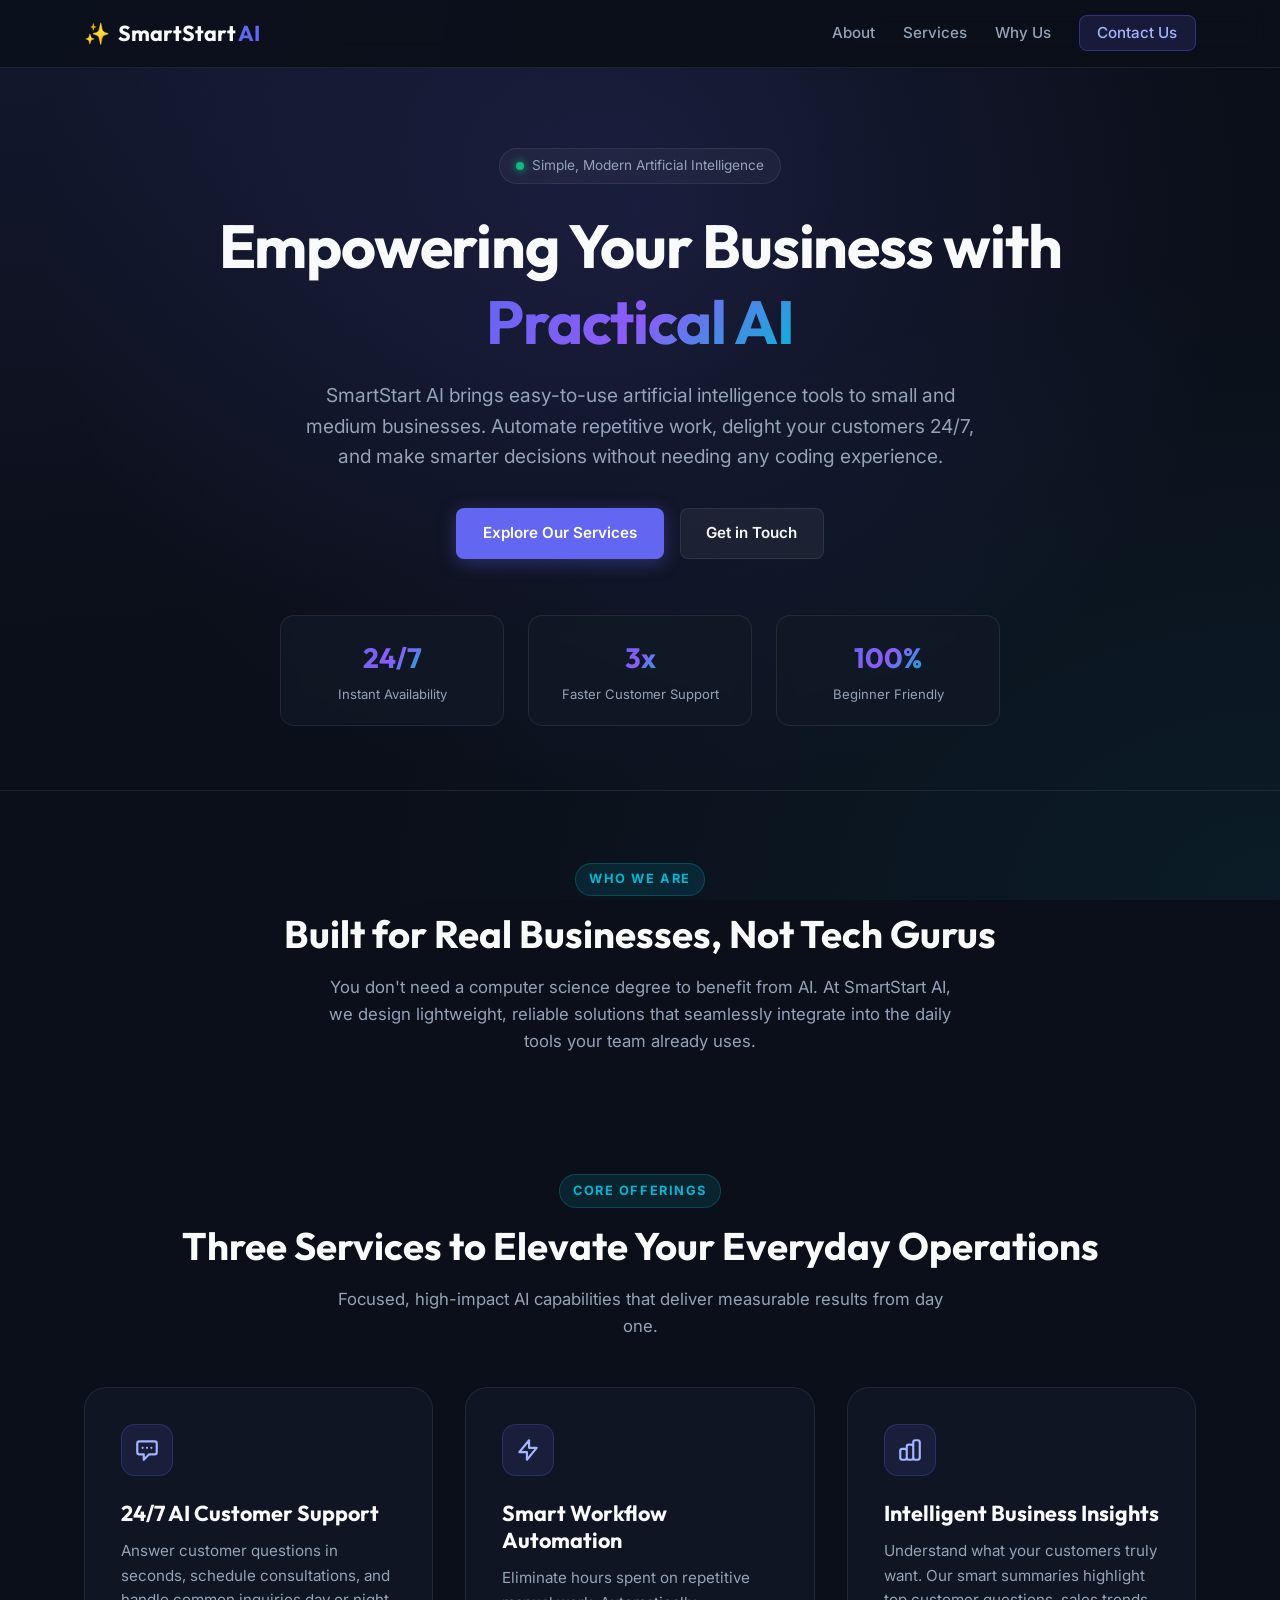
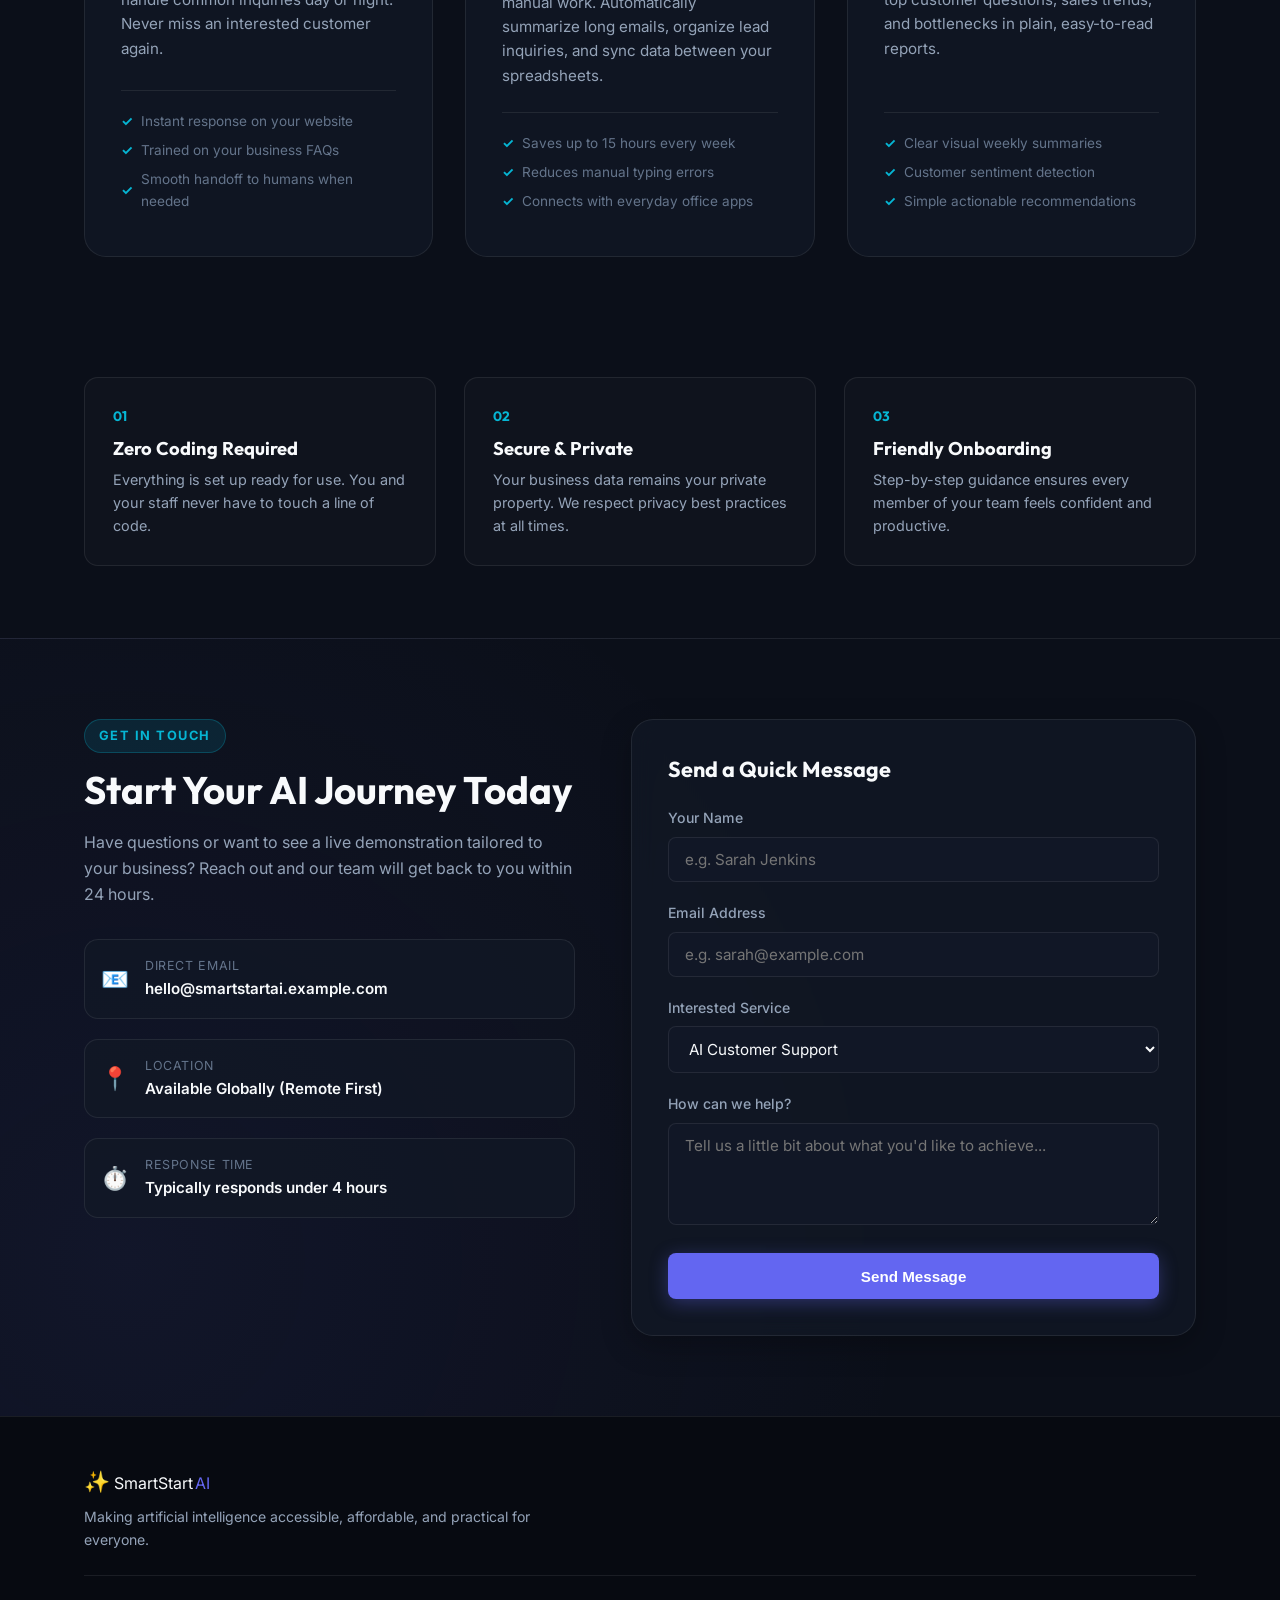
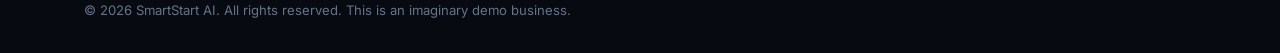
<file: smartstart-ai/index.html>
<!DOCTYPE html>
<html lang="en">
<head>
  <meta charset="UTF-8">
  <meta name="viewport" content="width=device-width, initial-scale=1.0">
  <title>SmartStart AI — Practical AI Solutions for Growing Businesses</title>
  <meta name="description" content="SmartStart AI helps businesses streamline workflows, automate customer support, and gain actionable insights with simple, modern AI.">
  <link rel="preconnect" href="https://fonts.googleapis.com">
  <link rel="preconnect" href="https://fonts.gstatic.com" crossorigin>
  <link href="https://fonts.googleapis.com/css2?family=Inter:wght@300;400;500;600;700;800&family=Outfit:wght@500;600;700&display=swap" rel="stylesheet">
  <link rel="stylesheet" href="style.css">
</head>
<body>

  <!-- Navigation Bar -->
  <header class="site-header" id="header">
    <div class="container header-container">
      <a href="#hero" class="brand-logo" id="brand-logo">
        <span class="logo-icon">✨</span>
        <span class="logo-text">SmartStart<span class="logo-accent">AI</span></span>
      </a>

      <button class="mobile-menu-btn" id="mobile-menu-toggle" aria-label="Toggle navigation menu" aria-expanded="false">
        <span class="hamburger-bar"></span>
        <span class="hamburger-bar"></span>
        <span class="hamburger-bar"></span>
      </button>

      <nav class="site-nav" id="site-nav">
        <ul class="nav-links">
          <li><a href="#about" class="nav-link">About</a></li>
          <li><a href="#services" class="nav-link">Services</a></li>
          <li><a href="#why-us" class="nav-link">Why Us</a></li>
          <li><a href="#contact" class="nav-link btn-nav">Contact Us</a></li>
        </ul>
      </nav>
    </div>
  </header>

  <main>
    <!-- Hero Section -->
    <section class="hero-section" id="hero">
      <div class="container hero-container">
        <div class="hero-badge">
          <span class="badge-dot"></span>
          <span>Simple, Modern Artificial Intelligence</span>
        </div>
        <h1 class="hero-title" id="main-heading">
          Empowering Your Business with <span class="gradient-text">Practical AI</span>
        </h1>
        <p class="hero-description">
          SmartStart AI brings easy-to-use artificial intelligence tools to small and medium businesses. 
          Automate repetitive work, delight your customers 24/7, and make smarter decisions without needing any coding experience.
        </p>
        <div class="hero-cta-group">
          <a href="#services" class="btn btn-primary" id="cta-explore">Explore Our Services</a>
          <a href="#contact" class="btn btn-secondary" id="cta-contact">Get in Touch</a>
        </div>

        <!-- Metric highlights -->
        <div class="hero-stats">
          <div class="stat-card">
            <span class="stat-number">24/7</span>
            <span class="stat-label">Instant Availability</span>
          </div>
          <div class="stat-card">
            <span class="stat-number">3x</span>
            <span class="stat-label">Faster Customer Support</span>
          </div>
          <div class="stat-card">
            <span class="stat-number">100%</span>
            <span class="stat-label">Beginner Friendly</span>
          </div>
        </div>
      </div>
    </section>

    <!-- About Section -->
    <section class="about-section" id="about">
      <div class="container">
        <div class="section-header text-center">
          <span class="section-tag">Who We Are</span>
          <h2 class="section-title">Built for Real Businesses, Not Tech Gurus</h2>
          <p class="section-subtitle">
            You don't need a computer science degree to benefit from AI. At SmartStart AI, we design lightweight, reliable solutions that seamlessly integrate into the daily tools your team already uses.
          </p>
        </div>
      </div>
    </section>

    <!-- Services Section with 3 Cards -->
    <section class="services-section" id="services">
      <div class="container">
        <div class="section-header text-center">
          <span class="section-tag">Core Offerings</span>
          <h2 class="section-title">Three Services to Elevate Your Everyday Operations</h2>
          <p class="section-subtitle">
            Focused, high-impact AI capabilities that deliver measurable results from day one.
          </p>
        </div>

        <div class="services-grid">
          <!-- Service Card 1 -->
          <article class="service-card" id="service-customer-support">
            <div class="service-icon-box">
              <svg class="service-svg" fill="none" viewBox="0 0 24 24" stroke="currentColor" stroke-width="2">
                <path stroke-linecap="round" stroke-linejoin="round" d="M8 10h.01M12 10h.01M16 10h.01M9 16H5a2 2 0 01-2-2V6a2 2 0 012-2h14a2 2 0 012 2v8a2 2 0 01-2 2h-5l-5 5v-5z" />
              </svg>
            </div>
            <h3 class="service-card-title">24/7 AI Customer Support</h3>
            <p class="service-card-desc">
              Answer customer questions in seconds, schedule consultations, and handle common inquiries day or night. Never miss an interested customer again.
            </p>
            <ul class="service-benefits">
              <li>Instant response on your website</li>
              <li>Trained on your business FAQs</li>
              <li>Smooth handoff to humans when needed</li>
            </ul>
          </article>

          <!-- Service Card 2 -->
          <article class="service-card" id="service-workflow-automation">
            <div class="service-icon-box">
              <svg class="service-svg" fill="none" viewBox="0 0 24 24" stroke="currentColor" stroke-width="2">
                <path stroke-linecap="round" stroke-linejoin="round" d="M13 10V3L4 14h7v7l9-11h-7z" />
              </svg>
            </div>
            <h3 class="service-card-title">Smart Workflow Automation</h3>
            <p class="service-card-desc">
              Eliminate hours spent on repetitive manual work. Automatically summarize long emails, organize lead inquiries, and sync data between your spreadsheets.
            </p>
            <ul class="service-benefits">
              <li>Saves up to 15 hours every week</li>
              <li>Reduces manual typing errors</li>
              <li>Connects with everyday office apps</li>
            </ul>
          </article>

          <!-- Service Card 3 -->
          <article class="service-card" id="service-data-insights">
            <div class="service-icon-box">
              <svg class="service-svg" fill="none" viewBox="0 0 24 24" stroke="currentColor" stroke-width="2">
                <path stroke-linecap="round" stroke-linejoin="round" d="M9 19v-6a2 2 0 00-2-2H5a2 2 0 00-2 2v6a2 2 0 002 2h2a2 2 0 002-2zm0 0V9a2 2 0 012-2h2a2 2 0 012 2v10m-6 0a2 2 0 002 2h2a2 2 0 002-2m0 0V5a2 2 0 012-2h2a2 2 0 012 2v14a2 2 0 01-2 2h-2a2 2 0 01-2-2z" />
              </svg>
            </div>
            <h3 class="service-card-title">Intelligent Business Insights</h3>
            <p class="service-card-desc">
              Understand what your customers truly want. Our smart summaries highlight top customer questions, sales trends, and bottlenecks in plain, easy-to-read reports.
            </p>
            <ul class="service-benefits">
              <li>Clear visual weekly summaries</li>
              <li>Customer sentiment detection</li>
              <li>Simple actionable recommendations</li>
            </ul>
          </article>
        </div>
      </div>
    </section>

    <!-- Why Us Section -->
    <section class="why-section" id="why-us">
      <div class="container">
        <div class="why-grid">
          <div class="why-item">
            <div class="why-badge">01</div>
            <h4>Zero Coding Required</h4>
            <p>Everything is set up ready for use. You and your staff never have to touch a line of code.</p>
          </div>
          <div class="why-item">
            <div class="why-badge">02</div>
            <h4>Secure & Private</h4>
            <p>Your business data remains your private property. We respect privacy best practices at all times.</p>
          </div>
          <div class="why-item">
            <div class="why-badge">03</div>
            <h4>Friendly Onboarding</h4>
            <p>Step-by-step guidance ensures every member of your team feels confident and productive.</p>
          </div>
        </div>
      </div>
    </section>

    <!-- Contact Section -->
    <section class="contact-section" id="contact">
      <div class="container">
        <div class="contact-wrapper">
          <!-- Left side: Contact Info -->
          <div class="contact-info">
            <span class="section-tag">Get in Touch</span>
            <h2 class="contact-title">Start Your AI Journey Today</h2>
            <p class="contact-desc">
              Have questions or want to see a live demonstration tailored to your business? Reach out and our team will get back to you within 24 hours.
            </p>

            <div class="info-blocks">
              <div class="info-item">
                <div class="info-icon">📧</div>
                <div>
                  <span class="info-label">Direct Email</span>
                  <a href="mailto:hello@smartstartai.example.com" class="info-value" id="contact-email">hello@smartstartai.example.com</a>
                </div>
              </div>

              <div class="info-item">
                <div class="info-icon">📍</div>
                <div>
                  <span class="info-label">Location</span>
                  <span class="info-value">Available Globally (Remote First)</span>
                </div>
              </div>

              <div class="info-item">
                <div class="info-icon">⏱️</div>
                <div>
                  <span class="info-label">Response Time</span>
                  <span class="info-value">Typically responds under 4 hours</span>
                </div>
              </div>
            </div>
          </div>

          <!-- Right side: Contact Form -->
          <div class="contact-form-box">
            <form id="contact-form" class="contact-form" novalidate>
              <h3 class="form-title">Send a Quick Message</h3>
              
              <div class="form-group">
                <label for="user-name">Your Name</label>
                <input type="text" id="user-name" name="name" placeholder="e.g. Sarah Jenkins" required>
                <span class="form-error" id="name-error">Please enter your name</span>
              </div>

              <div class="form-group">
                <label for="user-email">Email Address</label>
                <input type="email" id="user-email" name="email" placeholder="e.g. sarah@example.com" required>
                <span class="form-error" id="email-error">Please enter a valid email address</span>
              </div>

              <div class="form-group">
                <label for="user-service">Interested Service</label>
                <select id="user-service" name="service">
                  <option value="support">AI Customer Support</option>
                  <option value="automation">Smart Workflow Automation</option>
                  <option value="insights">Intelligent Business Insights</option>
                  <option value="general">General Inquiry</option>
                </select>
              </div>

              <div class="form-group">
                <label for="user-message">How can we help?</label>
                <textarea id="user-message" name="message" rows="4" placeholder="Tell us a little bit about what you'd like to achieve..." required></textarea>
                <span class="form-error" id="message-error">Please write a short message</span>
              </div>

              <button type="submit" class="btn btn-primary btn-submit" id="submit-btn">
                Send Message
              </button>

              <div class="form-notification" id="form-notification" role="alert" aria-live="polite"></div>
            </form>
          </div>
        </div>
      </div>
    </section>
  </main>

  <!-- Footer -->
  <footer class="site-footer">
    <div class="container footer-container">
      <div class="footer-brand">
        <span class="logo-icon">✨</span>
        <span class="logo-text">SmartStart<span class="logo-accent">AI</span></span>
        <p class="footer-tagline">Making artificial intelligence accessible, affordable, and practical for everyone.</p>
      </div>

      <div class="footer-bottom">
        <p>© <span id="current-year">2026</span> SmartStart AI. All rights reserved. This is an imaginary demo business.</p>
      </div>
    </div>
  </footer>

  <script src="script.js"></script>
</body>
</html>
</file>
<file: smartstart-ai/style.css>
/* ==========================================================================
   SmartStart AI — Modern Responsive Stylesheet
   Designed with clean typography, harmonious colors, and responsive layouts
   ========================================================================== */

/* Design Tokens & Theme Variables */
:root {
  --font-body: 'Inter', -apple-system, BlinkMacSystemFont, "Segoe UI", Roboto, sans-serif;
  --font-heading: 'Outfit', 'Inter', sans-serif;

  /* Color Palette */
  --bg-dark: #0B0F19;
  --bg-card: rgba(18, 24, 38, 0.75);
  --bg-card-hover: rgba(28, 36, 56, 0.85);
  --bg-input: #111726;
  --border-subtle: rgba(255, 255, 255, 0.08);
  --border-focus: #6366F1;

  --text-main: #F8FAFC;
  --text-muted: #94A3B8;
  --text-dim: #64748B;

  /* Accents & Gradients */
  --primary: #6366F1;
  --primary-glow: rgba(99, 102, 241, 0.35);
  --secondary: #06B6D4;
  --gradient-accent: linear-gradient(135deg, #6366F1 0%, #8B5CF6 50%, #06B6D4 100%);
  --gradient-hero-bg: radial-gradient(circle at 50% 20%, rgba(99, 102, 241, 0.15) 0%, rgba(11, 15, 25, 0) 70%);

  /* Spacing & Radii */
  --radius-sm: 8px;
  --radius-md: 14px;
  --radius-lg: 22px;
  --container-max: 1160px;
  --transition: all 0.25s cubic-bezier(0.16, 1, 0.3, 1);
}

/* Base Reset & Box Sizing */
*, *::before, *::after {
  box-sizing: border-box;
  margin: 0;
  padding: 0;
}

html {
  scroll-behavior: smooth;
  font-size: 16px;
}

body {
  font-family: var(--font-body);
  background-color: var(--bg-dark);
  color: var(--text-main);
  line-height: 1.6;
  min-height: 100vh;
  position: relative;
  overflow-x: hidden;
  background-image: 
    radial-gradient(at 0% 0%, rgba(99, 102, 241, 0.1) 0px, transparent 50%),
    radial-gradient(at 100% 100%, rgba(6, 182, 212, 0.08) 0px, transparent 50%);
  background-attachment: fixed;
}

/* Layout Container */
.container {
  width: 100%;
  max-width: var(--container-max);
  margin-left: auto;
  margin-right: auto;
  padding-left: 1.5rem;
  padding-right: 1.5rem;
}

/* Typography Helpers */
h1, h2, h3, h4 {
  font-family: var(--font-heading);
  color: var(--text-main);
  line-height: 1.25;
  font-weight: 700;
}

.gradient-text {
  background: var(--gradient-accent);
  -webkit-background-clip: text;
  -webkit-text-fill-color: transparent;
  display: inline-block;
}

.text-center {
  text-align: center;
}

.section-tag {
  display: inline-block;
  font-size: 0.8rem;
  font-weight: 700;
  text-transform: uppercase;
  letter-spacing: 0.12em;
  color: var(--secondary);
  background: rgba(6, 182, 212, 0.12);
  border: 1px solid rgba(6, 182, 212, 0.25);
  padding: 0.35rem 0.85rem;
  border-radius: 9999px;
  margin-bottom: 0.85rem;
}

.section-title {
  font-size: clamp(1.8rem, 3vw, 2.5rem);
  margin-bottom: 1rem;
}

.section-subtitle {
  font-size: 1.05rem;
  color: var(--text-muted);
  max-width: 640px;
  margin: 0 auto;
}

/* Header & Navigation */
.site-header {
  position: sticky;
  top: 0;
  z-index: 1000;
  backdrop-filter: blur(14px);
  -webkit-backdrop-filter: blur(14px);
  background: rgba(11, 15, 25, 0.8);
  border-bottom: 1px solid var(--border-subtle);
  padding: 1rem 0;
  transition: var(--transition);
}

.header-container {
  display: flex;
  align-items: center;
  justify-content: space-between;
}

.brand-logo {
  display: flex;
  align-items: center;
  gap: 0.5rem;
  text-decoration: none;
  font-size: 1.35rem;
  font-family: var(--font-heading);
  font-weight: 700;
  color: var(--text-main);
}

.logo-icon {
  font-size: 1.3rem;
}

.logo-accent {
  color: var(--primary);
  margin-left: 2px;
}

.site-nav {
  display: flex;
  align-items: center;
}

.nav-links {
  display: flex;
  align-items: center;
  gap: 1.75rem;
  list-style: none;
}

.nav-link {
  color: var(--text-muted);
  text-decoration: none;
  font-size: 0.95rem;
  font-weight: 500;
  transition: var(--transition);
}

.nav-link:hover {
  color: var(--text-main);
}

.nav-link.btn-nav {
  background: rgba(99, 102, 241, 0.15);
  border: 1px solid rgba(99, 102, 241, 0.35);
  color: #A5B4FC;
  padding: 0.45rem 1.1rem;
  border-radius: var(--radius-sm);
}

.nav-link.btn-nav:hover {
  background: var(--primary);
  color: #FFFFFF;
}

.mobile-menu-btn {
  display: none;
  background: transparent;
  border: none;
  cursor: pointer;
  flex-direction: column;
  gap: 5px;
  padding: 6px;
}

.hamburger-bar {
  display: block;
  width: 24px;
  height: 2px;
  background-color: var(--text-main);
  transition: var(--transition);
}

/* Buttons */
.btn {
  display: inline-flex;
  align-items: center;
  justify-content: center;
  padding: 0.75rem 1.6rem;
  border-radius: var(--radius-sm);
  font-size: 0.95rem;
  font-weight: 600;
  text-decoration: none;
  cursor: pointer;
  transition: var(--transition);
  border: 1px solid transparent;
}

.btn-primary {
  background: var(--primary);
  color: #FFFFFF;
  box-shadow: 0 4px 18px var(--primary-glow);
}

.btn-primary:hover {
  background: #5254E0;
  transform: translateY(-2px);
  box-shadow: 0 6px 24px rgba(99, 102, 241, 0.5);
}

.btn-secondary {
  background: rgba(255, 255, 255, 0.05);
  color: var(--text-main);
  border-color: var(--border-subtle);
}

.btn-secondary:hover {
  background: rgba(255, 255, 255, 0.1);
  border-color: rgba(255, 255, 255, 0.2);
  transform: translateY(-2px);
}

/* Hero Section */
.hero-section {
  padding: 5rem 0 4rem;
  background: var(--gradient-hero-bg);
  position: relative;
}

.hero-container {
  display: flex;
  flex-direction: column;
  align-items: center;
  text-align: center;
}

.hero-badge {
  display: inline-flex;
  align-items: center;
  gap: 0.5rem;
  padding: 0.4rem 1rem;
  background: rgba(255, 255, 255, 0.04);
  border: 1px solid var(--border-subtle);
  border-radius: 9999px;
  font-size: 0.85rem;
  color: var(--text-muted);
  margin-bottom: 1.5rem;
}

.badge-dot {
  width: 8px;
  height: 8px;
  background-color: #10B981;
  border-radius: 50%;
  box-shadow: 0 0 8px #10B981;
}

.hero-title {
  font-size: clamp(2.3rem, 5vw, 3.8rem);
  max-width: 860px;
  margin-bottom: 1.25rem;
  letter-spacing: -0.02em;
}

.hero-description {
  font-size: clamp(1rem, 2vw, 1.2rem);
  color: var(--text-muted);
  max-width: 680px;
  margin-bottom: 2.25rem;
}

.hero-cta-group {
  display: flex;
  gap: 1rem;
  flex-wrap: wrap;
  justify-content: center;
  margin-bottom: 3.5rem;
}

.hero-stats {
  display: grid;
  grid-template-columns: repeat(3, 1fr);
  gap: 1.5rem;
  width: 100%;
  max-width: 720px;
}

.stat-card {
  background: var(--bg-card);
  backdrop-filter: blur(8px);
  border: 1px solid var(--border-subtle);
  border-radius: var(--radius-md);
  padding: 1.25rem 1rem;
  display: flex;
  flex-direction: column;
  align-items: center;
  transition: var(--transition);
}

.stat-card:hover {
  border-color: rgba(99, 102, 241, 0.4);
  transform: translateY(-3px);
}

.stat-number {
  font-family: var(--font-heading);
  font-size: 1.75rem;
  font-weight: 700;
  color: var(--text-main);
  background: var(--gradient-accent);
  -webkit-background-clip: text;
  -webkit-text-fill-color: transparent;
}

.stat-label {
  font-size: 0.82rem;
  color: var(--text-muted);
  margin-top: 0.2rem;
}

/* About Section */
.about-section {
  padding: 4.5rem 0 3rem;
  border-top: 1px solid var(--border-subtle);
}

/* Services Section & 3 Cards */
.services-section {
  padding: 4.5rem 0;
  position: relative;
}

.services-grid {
  display: grid;
  grid-template-columns: repeat(auto-fit, minmax(320px, 1fr));
  gap: 2rem;
  margin-top: 3rem;
}

.service-card {
  background: var(--bg-card);
  backdrop-filter: blur(10px);
  border: 1px solid var(--border-subtle);
  border-radius: var(--radius-lg);
  padding: 2.25rem;
  display: flex;
  flex-direction: column;
  transition: var(--transition);
  position: relative;
  overflow: hidden;
}

.service-card::before {
  content: "";
  position: absolute;
  top: 0;
  left: 0;
  right: 0;
  height: 3px;
  background: var(--gradient-accent);
  opacity: 0;
  transition: var(--transition);
}

.service-card:hover {
  transform: translateY(-6px);
  border-color: rgba(99, 102, 241, 0.35);
  background: var(--bg-card-hover);
  box-shadow: 0 12px 30px rgba(0, 0, 0, 0.35);
}

.service-card:hover::before {
  opacity: 1;
}

.service-icon-box {
  width: 52px;
  height: 52px;
  border-radius: var(--radius-md);
  background: rgba(99, 102, 241, 0.12);
  border: 1px solid rgba(99, 102, 241, 0.25);
  display: flex;
  align-items: center;
  justify-content: center;
  margin-bottom: 1.5rem;
  color: #A5B4FC;
}

.service-svg {
  width: 26px;
  height: 26px;
}

.service-card-title {
  font-size: 1.35rem;
  margin-bottom: 0.75rem;
}

.service-card-desc {
  font-size: 0.95rem;
  color: var(--text-muted);
  line-height: 1.6;
  margin-bottom: 1.5rem;
}

.service-benefits {
  list-style: none;
  margin-top: auto;
  border-top: 1px solid var(--border-subtle);
  padding-top: 1.25rem;
}

.service-benefits li {
  font-size: 0.85rem;
  color: var(--text-dim);
  display: flex;
  align-items: center;
  gap: 0.5rem;
  margin-bottom: 0.45rem;
}

.service-benefits li::before {
  content: "✓";
  color: var(--secondary);
  font-weight: bold;
}

/* Why Section */
.why-section {
  padding: 3rem 0 4.5rem;
}

.why-grid {
  display: grid;
  grid-template-columns: repeat(auto-fit, minmax(260px, 1fr));
  gap: 1.75rem;
}

.why-item {
  background: rgba(255, 255, 255, 0.02);
  border: 1px solid var(--border-subtle);
  border-radius: var(--radius-md);
  padding: 1.75rem;
  transition: var(--transition);
}

.why-item:hover {
  border-color: rgba(6, 182, 212, 0.3);
}

.why-badge {
  font-family: var(--font-heading);
  font-size: 0.85rem;
  font-weight: 700;
  color: var(--secondary);
  margin-bottom: 0.6rem;
}

.why-item h4 {
  font-size: 1.15rem;
  margin-bottom: 0.5rem;
}

.why-item p {
  font-size: 0.9rem;
  color: var(--text-muted);
}

/* Contact Section */
.contact-section {
  padding: 5rem 0;
  border-top: 1px solid var(--border-subtle);
  background: radial-gradient(circle at 10% 80%, rgba(99, 102, 241, 0.08) 0%, transparent 60%);
}

.contact-wrapper {
  display: grid;
  grid-template-columns: 1fr 1.15fr;
  gap: 3.5rem;
  align-items: flex-start;
}

.contact-title {
  font-size: clamp(1.8rem, 3vw, 2.4rem);
  margin-bottom: 1rem;
}

.contact-desc {
  font-size: 1rem;
  color: var(--text-muted);
  margin-bottom: 2rem;
}

.info-blocks {
  display: flex;
  flex-direction: column;
  gap: 1.25rem;
}

.info-item {
  display: flex;
  align-items: center;
  gap: 1rem;
  padding: 1rem;
  background: var(--bg-card);
  border: 1px solid var(--border-subtle);
  border-radius: var(--radius-md);
}

.info-icon {
  font-size: 1.4rem;
  line-height: 1;
}

.info-label {
  display: block;
  font-size: 0.78rem;
  color: var(--text-dim);
  text-transform: uppercase;
  letter-spacing: 0.05em;
}

.info-value {
  font-size: 0.95rem;
  font-weight: 600;
  color: var(--text-main);
  text-decoration: none;
  transition: var(--transition);
}

a.info-value:hover {
  color: var(--primary);
}

/* Contact Form Box */
.contact-form-box {
  background: var(--bg-card);
  backdrop-filter: blur(12px);
  border: 1px solid var(--border-subtle);
  border-radius: var(--radius-lg);
  padding: 2.25rem;
  box-shadow: 0 10px 30px rgba(0, 0, 0, 0.25);
}

.form-title {
  font-size: 1.35rem;
  margin-bottom: 1.5rem;
}

.form-group {
  margin-bottom: 1.25rem;
  display: flex;
  flex-direction: column;
}

.form-group label {
  font-size: 0.88rem;
  font-weight: 500;
  margin-bottom: 0.45rem;
  color: var(--text-muted);
}

.form-group input,
.form-group select,
.form-group textarea {
  width: 100%;
  background: var(--bg-input);
  border: 1px solid var(--border-subtle);
  border-radius: var(--radius-sm);
  padding: 0.75rem 1rem;
  font-size: 0.95rem;
  font-family: inherit;
  color: var(--text-main);
  outline: none;
  transition: var(--transition);
}

.form-group input:focus,
.form-group select:focus,
.form-group textarea:focus {
  border-color: var(--border-focus);
  box-shadow: 0 0 0 3px rgba(99, 102, 241, 0.2);
}

.form-group textarea {
  resize: vertical;
  min-height: 100px;
}

.form-group select {
  cursor: pointer;
}

.form-error {
  display: none;
  color: #EF4444;
  font-size: 0.8rem;
  margin-top: 0.35rem;
}

.form-group.has-error input,
.form-group.has-error textarea {
  border-color: #EF4444;
}

.form-group.has-error .form-error {
  display: block;
}

.btn-submit {
  width: 100%;
  padding: 0.85rem;
  margin-top: 0.5rem;
}

.form-notification {
  display: none;
  margin-top: 1rem;
  padding: 0.9rem;
  border-radius: var(--radius-sm);
  font-size: 0.9rem;
  text-align: center;
}

.form-notification.success {
  display: block;
  background: rgba(16, 185, 129, 0.15);
  border: 1px solid rgba(16, 185, 129, 0.35);
  color: #6EE7B7;
}

/* Footer */
.site-footer {
  border-top: 1px solid var(--border-subtle);
  padding: 3rem 0 2rem;
  background: #070A11;
}

.footer-container {
  display: flex;
  flex-direction: column;
  gap: 1.5rem;
}

.footer-brand {
  max-width: 480px;
}

.footer-tagline {
  font-size: 0.88rem;
  color: var(--text-muted);
  margin-top: 0.5rem;
}

.footer-bottom {
  border-top: 1px solid var(--border-subtle);
  padding-top: 1.5rem;
  font-size: 0.82rem;
  color: var(--text-dim);
}

/* ==========================================================================
   Responsive Media Queries (Mobile & Tablet)
   ========================================================================== */

@media (max-width: 900px) {
  .contact-wrapper {
    grid-template-columns: 1fr;
    gap: 2.5rem;
  }
}

@media (max-width: 768px) {
  .mobile-menu-btn {
    display: flex;
  }

  .site-nav {
    position: absolute;
    top: 100%;
    left: 0;
    right: 0;
    background: rgba(11, 15, 25, 0.96);
    backdrop-filter: blur(16px);
    -webkit-backdrop-filter: blur(16px);
    border-bottom: 1px solid var(--border-subtle);
    padding: 1.5rem;
    display: none;
  }

  .site-nav.is-open {
    display: block;
    animation: slideDown 0.25s ease-out forwards;
  }

  @keyframes slideDown {
    from {
      opacity: 0;
      transform: translateY(-10px);
    }
    to {
      opacity: 1;
      transform: translateY(0);
    }
  }

  .nav-links {
    flex-direction: column;
    align-items: flex-start;
    gap: 1.25rem;
  }

  .nav-link.btn-nav {
    display: inline-block;
    width: 100%;
    text-align: center;
  }

  .hero-stats {
    grid-template-columns: 1fr;
    gap: 0.75rem;
  }

  .services-grid {
    grid-template-columns: 1fr;
  }
}
</file>
